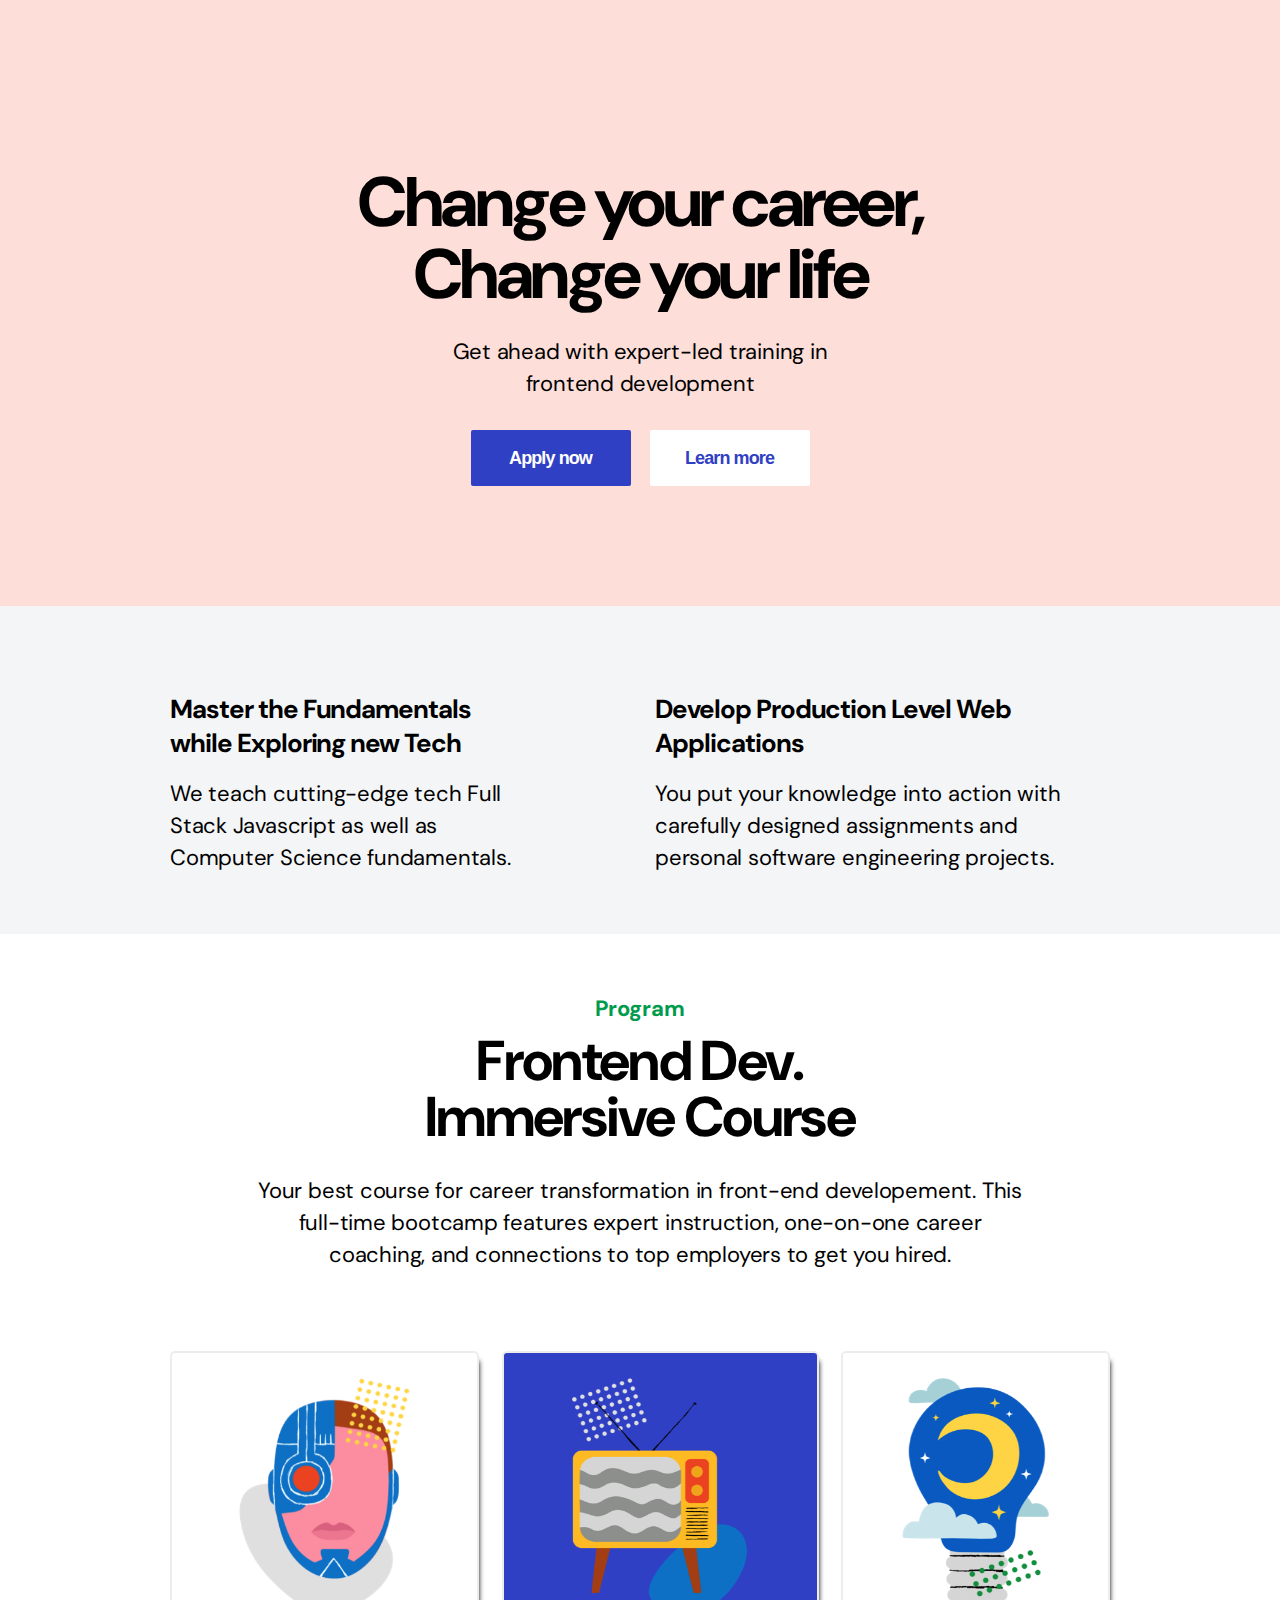
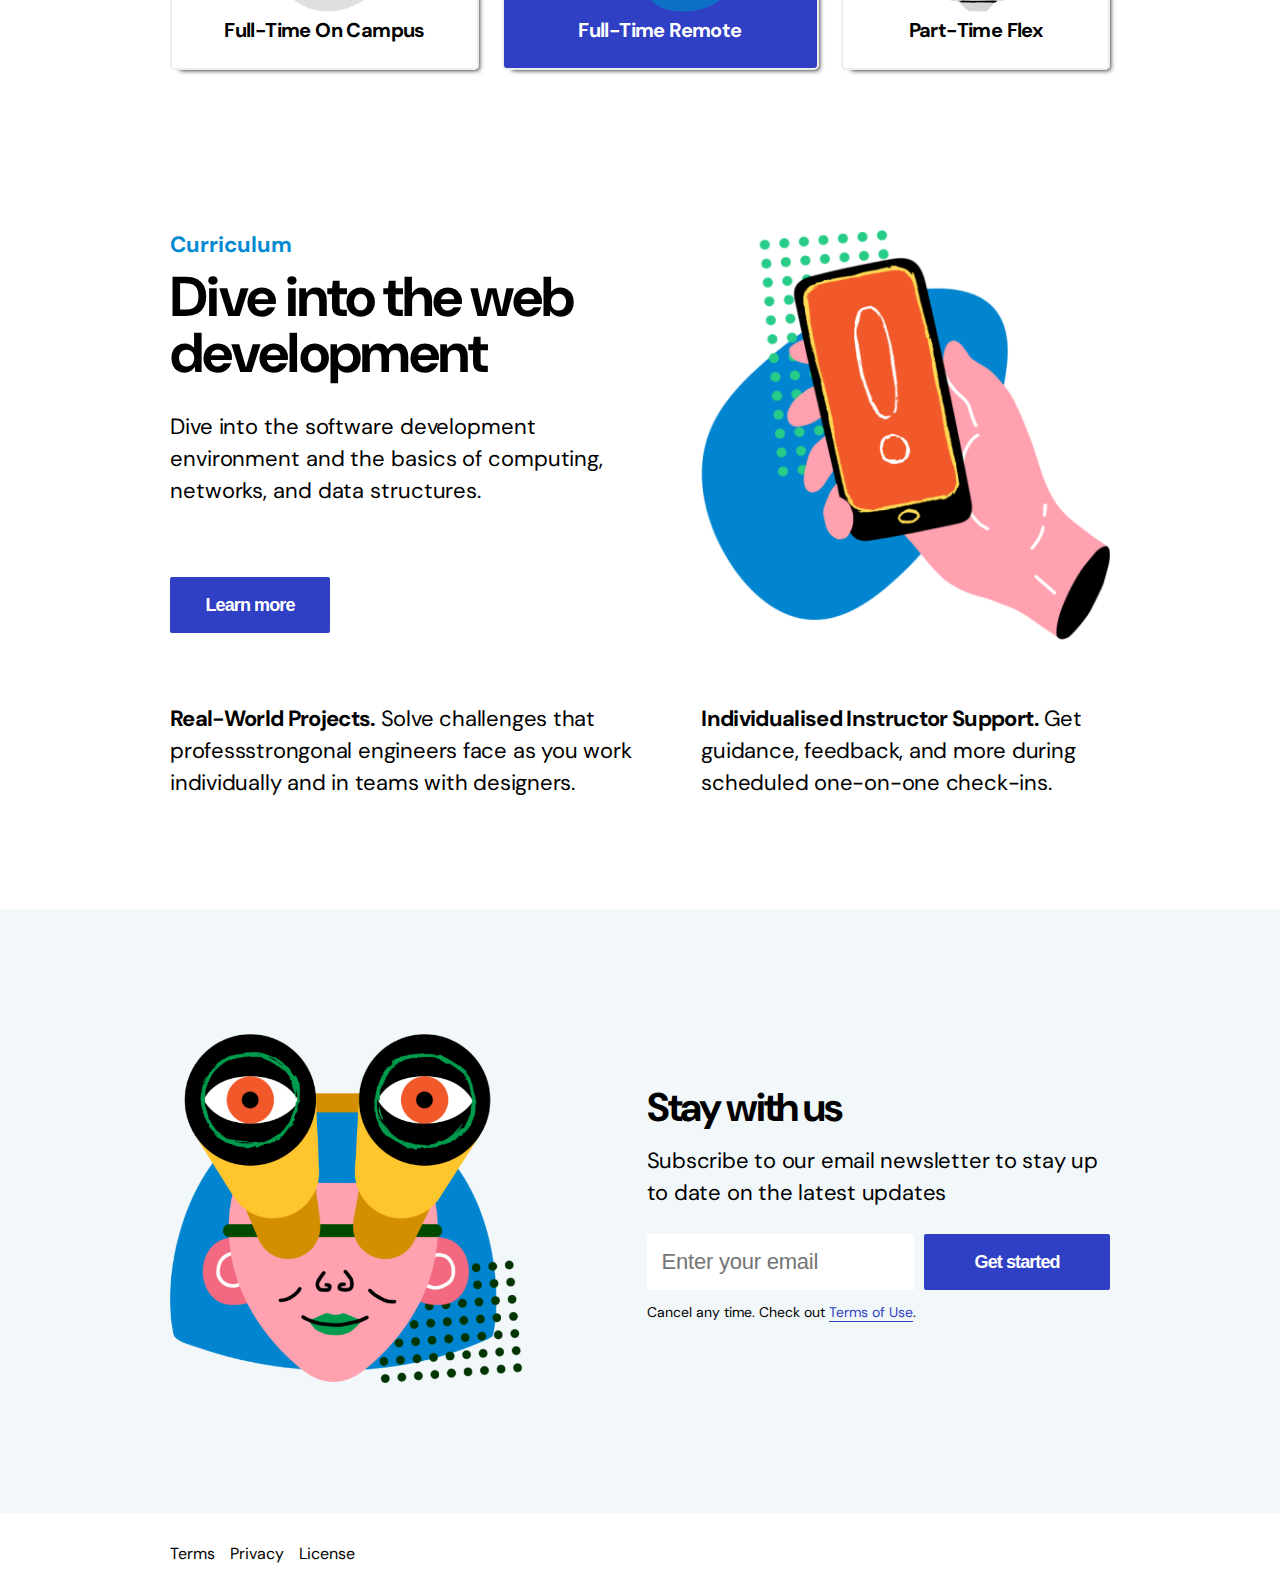
<file: index.html>
<!DOCTYPE html>
<html lang="ko">

<head>
  <meta charset="UTF-8" />
  <meta name="viewport" content="width=device-width, initial-scale=1.0" />
  <title>Responsive Site 2</title>
  <link rel="preconnect" href="https://fonts.gstatic.com" />
  <link href="https://fonts.googleapis.com/css2?family=DM+Sans:wght@400;500;700&display=swap" rel="stylesheet" />
  <link rel="stylesheet" href="style.css" />
  <link rel="stylesheet" href="https://use.fontawesome.com/releases/v5.15.1/css/all.css"
    integrity="sha384-vp86vTRFVJgpjF9jiIGPEEqYqlDwgyBgEF109VFjmqGmIY/Y4HV4d3Gp2irVfcrp" crossorigin="anonymous" />
</head>

<body>
  <!-- header-->
  <header id="header">
    <article class="header__top">
      <div class="container">
        <h1>
          Change your career,<br />
          Change your life
        </h1>
        <p>
          Get ahead with expert-led training in<br />
          frontend development
        </p>
        <button class="btn-purple">Apply now</button>
        <button class="btn-white">Learn more</button>
      </div>
    </article>
    <article class="header__bottom">
      <div class="container">
        <div class="flex-box">
          <div>
            <h3>Master the Fundamentals while Exploring new Tech</h3>
            <p>
              We teach cutting-edge tech Full Stack Javascript as well as
              Computer Science fundamentals.
            </p>
          </div>
          <div>
            <h3>Develop Production Level Web<br />Applications</h3>
            <p>
              You put your knowledge into action with carefully designed
              assignments and personal software engineering projects.
            </p>
          </div>
        </div>
      </div>
    </article>
  </header>

  <!-- program-->
  <article id="program">
    <div class="container">
      <div class="small-title">Program</div>
      <h2>
        Frontend Dev.<br />
        Immersive Course
      </h2>

      <p>
        Your best course for career transformation in front-end developement.
        This full-time bootcamp features expert instruction, one-on-one career
        coaching, and connections to top employers to get you hired.
      </p>

      <div class="img_box">
        <div class="program__border">
          <div>
            <img src="images/img-fulltime-campus.png" alt="Full-Time On Campus" />
            <strong>Full-Time On Campus</strong>
          </div>
        </div>
        <div class="program__border">
          <div>
            <img src="images/img-fulltime-remote.png" alt="Full-Time Remote" />
            <strong>Full-Time Remote</strong>
            <i class="fas fa-hand-pointer"></i>
          </div>
        </div>
        <div class="program__border">
          <div>
            <img src="images/img-parttime-flex.png" alt="Part-Time Flex" />
            <strong>Part-Time Flex</strong>
          </div>
        </div>
      </div>
    </div>
  </article>

  <!-- curriculum-->
  <article id="curriculum">
    <div class="container">
      <div class="flex-box">
        <div>
          <div class="small-title">Curriculum</div>
          <h2>Dive into the web<br />development</h2>
          <p>
            Dive into the software development<br />
            environment and the basics of computing,<br />
            networks, and data structures.
          </p>
          <button class="btn-purple">Learn more</button>
        </div>
        <div>
          <img src="images/img-curriculum.png" alt="Curriculum" />
        </div>
      </div>

      <div class="flex-box">
        <p>
          <strong>Real-World Projects.</strong> Solve challenges that
          professstrongonal engineers face as you work individually and in
          teams with designers.
        </p>
        <p>
          <strong>Individualised Instructor Support.</strong> <span>Get guidance,</span>
          feedback, and more during scheduled one-on-one check-ins.
        </p>
      </div>
    </div>
  </article>

  <!-- staywithus-->
  <article id="staywithus">
    <div class="container">
      <div class="flex-box">
        <div>
          <img src="images/img-banner.png" alt="Staywithus" />
        </div>
        <div>
          <h4>Stay with us</h4>
          <p>
            Subscribe to our email newsletter to stay up to date on the latest
            updates
          </p>
          <div class="flex-box">
            <input type="text" disabled placeholder="Enter your email" />
            <button class="btn-purple">Get started</button>
          </div>
          <p class="staysmall">
            Cancel any time. Check out
            <span class="b-underline">Terms of Use</span>.
          </p>
        </div>
      </div>
    </div>
  </article>

  <!-- footer-->
  <footer id="footer">
    <div class="container">
      <ul>
        <li>Terms</li>
        <li>Privacy</li>
        <li>License</li>
      </ul>
    </div>
  </footer>
</body>

</html>
</file>
<file: style.css>
:root {
  /* Font size */
  --font-big: 70px; /*h1*/
  --font-large: 56px; /*h2*/
  --font-stay: 40px; /*h4 - staywithus 예외*/
  --font-medium: 26px; /*h3*/
  --font-regular: 22px; /*p*/
  --font-button: 18px;
  --font-small: 14px; /*staywithus 가장 작은 글씨*/

  /* Font weight */
  --weight-bold: 700;
  --weight-semi-bold: 600;
  --weight-regular: 400;

  --color-blue: #3040c4;
  --color-white: #fff;
  --color-purple: #3040c4;
  --color-palepink: #fdded8;
  --color-gray: #f4f5f7;
  --color-green: #009b4d;
  --color-pacificblue: #0189d1;

  --btn-border-radius: 2px;
  --size-border-radius: 5px;
}

/*공통*/

* {
  box-sizing: border-box;
}

button {
  font-size: var(--font-button);
  font-weight: var(--weight-bold);
  cursor: pointer;
  border: none;
  outline: none;
  border-radius: var(--btn-border-radius);
  /* padding: 20px 35px; */
  width:160px;
  height:56px;
  line-height:1.555555555555556;
  letter-spacing:-0.05em;
  text-align: center;
}

button:hover{
  opacity: 0.5;
  transition: opacity 500ms ease-in-out
}

body {
  font-family: 'DM Sans', sans-serif;
  margin: 0;
  cursor: default;
}

h1 {
  font-size: var(--font-big);
  line-height: 1.028571428571429;
  letter-spacing: -0.05em;
  margin-bottom: 25px;
}

h2 {
  font-size: var(--font-large);
  line-height: 1;
  letter-spacing: -0.03em;
  margin-top: 0px;
  margin-bottom: 30px;
}

h3 {
  font-size: var(--font-medium);
  line-height: 1.307692307692308;
  letter-spacing: -0.04em;
  margin-bottom: 18px;
}
h4 {
  font-size: var(--font-stay);
  line-height: 1;
  letter-spacing: -0.05em;
  margin-bottom: 18px;
}

p {
  font-size: var(--font-regular);
  line-height: 1.454545454545455;
  letter-spacing: -0.01em;
  margin: 0;
}

p.staysmall {
  font-size: var(--font-small);
  line-height: 1.714285714285714;
  letter-spacing: 0;
}

strong {
  letter-spacing: -0.03em;
}

p + button {
  margin-top: 30px;
}

.small-title {
  font-size: var(--font-regular);
  font-weight: var(--weight-bold);
  margin-bottom: 10px;
}

.container {
  max-width: 960px;
  margin: 0 auto;
  padding: 0px 10px;
}

.btn-purple {
  background-color: var(--color-purple);
  color: var(--color-white);
}
.btn-white {
  background-color: var(--color-white);
  color: var(--color-purple);
}

.flex-box {
  display: flex;
}

input[type='text'] {
  font-size: var(--font-regular);
  line-height: 1.454545454545455;
  letter-spacing: -0.01em;
  padding: 10px 15px;
  border: none;
  background: #fff;
}

.b-underline {
  border-bottom: 1px solid var(--color-blue);
  color: var(--color-blue);
}

ul {
  list-style-type: none;
  padding: 0;
  display: flex;
}

/*공통 끝*/

/* 1. header */

#header .header__top {
  /*1. padding으로 위아래 여백 조정 방법*/
  padding: 120px 0px;
  height:auto;
  background-color: var(--color-palepink);
  text-align: center;
  /* 2. flex로 위아래 여백 조정 및 세로 정렬 방법 */
  width: 100%;
}

/* #header .header__top p {
  margin-bottom: 20px;
} */

#header .header__top .btn-purple {
  margin-right: 15px;
}

#header .header__bottom{
  padding: 60px 0px;
  background-color: var(--color-gray);
}

#header .header__bottom .flex-box div:first-child {
  margin-right: 120px;
}

#header .header__bottom .flex-box div:first-child p{
  width:365px;
}

/* 2. program */

#program {
  text-align: center;
  padding-top: 60px;
}

#program .small-title {
  color: var(--color-green);
}

#program h2+p{
  width: 770px;
  margin: 0 auto;
}

#program .img_box {
  display: flex;
  justify-content: space-between;
  text-align: center;
  margin-top: 80px;
  margin-bottom: 160px;
}

#program .img_box div:nth-of-type(2) {
  background-color: var(--color-purple);
}

#program .img_box .program__border {
  border-radius: var(--size-border-radius);
  border: 2px solid #ededed;
  -webkit-box-shadow: 5px 5px 5px -5px #000000;
  box-shadow: 5px 5px 5px -5px #000000;
  padding: 25px 0px;
}

#program .img_box .program__border > div {
  margin: 0px 10px;
  position: relative;
}

#program .img_box .program__border:nth-child(2) strong {
  color: var(--color-white);
}

#program .img_box .program__border:nth-child(2) i {
  color: var(--color-white);
  position: absolute;
  left: 15px;
}

#program .img_box img {
  max-width: 60%;
}

#program .img_box strong {
  font-size: 20px;
  display: block;
}

/* 3. curriculum */

#curriculum {
  margin: 110px 0px;
}

#curriculum .small-title {
  color: var(--color-pacificblue);
}

#curriculum h2 + p {
  letter-spacing: -0.1px;
}

#curriculum .flex-box > div:nth-of-type(1) {
  flex: 1.3;
}

#curriculum .flex-box > div:nth-of-type(2) {
  flex: 1;
}

#curriculum .flex-box:last-child p:first-child{flex:1.3;}
#curriculum .flex-box:last-child p:last-child{flex:1;}

#curriculum img,
#staywithus img {
  max-width: 100%;
}

#curriculum .btn-purple {
  margin: 70px 0px;
}

/* 4. staywithus */

#staywithus {
  background: #f2f8fa;
  padding: 125px 0px;
}

#staywithus .flex-box div:first-child {
  margin-right: 125px;
}

#staywithus .flex-box div:last-child .flex-box {
  margin-top: 25px;
  margin-bottom: 10px;
}

#staywithus .flex-box div:last-child .flex-box input {
  width: 59%;
  margin-right: 10px;
}
#staywithus .flex-box div:last-child .flex-box button {
  width: 41%;
}

/* 5. footer */

#footer {
  margin: 30px 0px;
}

#footer ul li {
  padding-right: 15px;
}

#footer ul li:last-child {
  padding-right: 0;
}

@media (max-width: 768px) {
  /* .container {
    max-width: 720px;
  } */

  :root {
    /* Font size */
    --font-big: 40px;
    --font-large: 34px;
    --font-stay: 32px;
    --font-medium: 22px;
    --font-regular: 16px;
    --font-button: 15px;
    --font-small: 13px;
  }

  h1 {
    line-height: 1;
  }

  h2 {
    line-height: 1.058823529411765;
  }

  h3 {
    line-height: 1.363636363636364;
  }

  p {
    line-height: 1.5;
  }

  p.staysmall {
    line-height: 1.538461538461538;
  }

  button{
    width:140px; height:48px; line-height:1.6;
  }

  #header .header__top{
    height: 100vh;
    display: flex;
    flex-direction: column;
    justify-content: center;
  }
  
  #header .header__top .btn-purple{margin-right:8px;}
  
  #header .header__bottom .flex-box {
    flex-direction: column;
  }
  /* #header .header__bottom .flex-box div:first-child */

  #program {
    text-align: left;
  }

  #program h2+p{
    width:auto;
  }

  #program .img_box {
    flex-direction: column;
  }

  #program .img_box .program__border {
    padding: 40px 0px;
    margin-bottom: 25px;
  }

  #program .img_box .program__border:last-child {
    margin: 0;
  }

  #program .img_box img {
  }

  #program .img_box strong {
    font-size: 18px;
  }

  #curriculum .flex-box:last-child{
    flex-direction: column;
  }

  #curriculum .flex-box > div:nth-of-type(2) {
    display: none;
  }

  #curriculum .flex-box:last-child p{
    flex:auto !important;
  }
  #curriculum .flex-box:last-child p:first-child{
    margin-bottom:40px;
  }

  #curriculum h2 + p {
    letter-spacing: normal;
  }

  #staywithus {
    text-align: center;
    padding: 65px 0px;
  }

  #staywithus img {
    max-width: 50%;
  }

  #staywithus .flex-box {
    flex-direction: column;
  }

  #staywithus .flex-box div:first-child {
    margin: 0;
  }

  #staywithus .flex-box div:last-child .flex-box input,
  #staywithus .flex-box div:last-child .flex-box button {
    width: 100%;
    margin: 0;
  }

  #footer ul {
    flex-direction: column;
  }

  #footer ul li {
    padding-right: 0;
    padding-bottom: 15px;
  }

  #footer ul li:last-child {
    padding-bottom: 0;
  }
}
</file>
